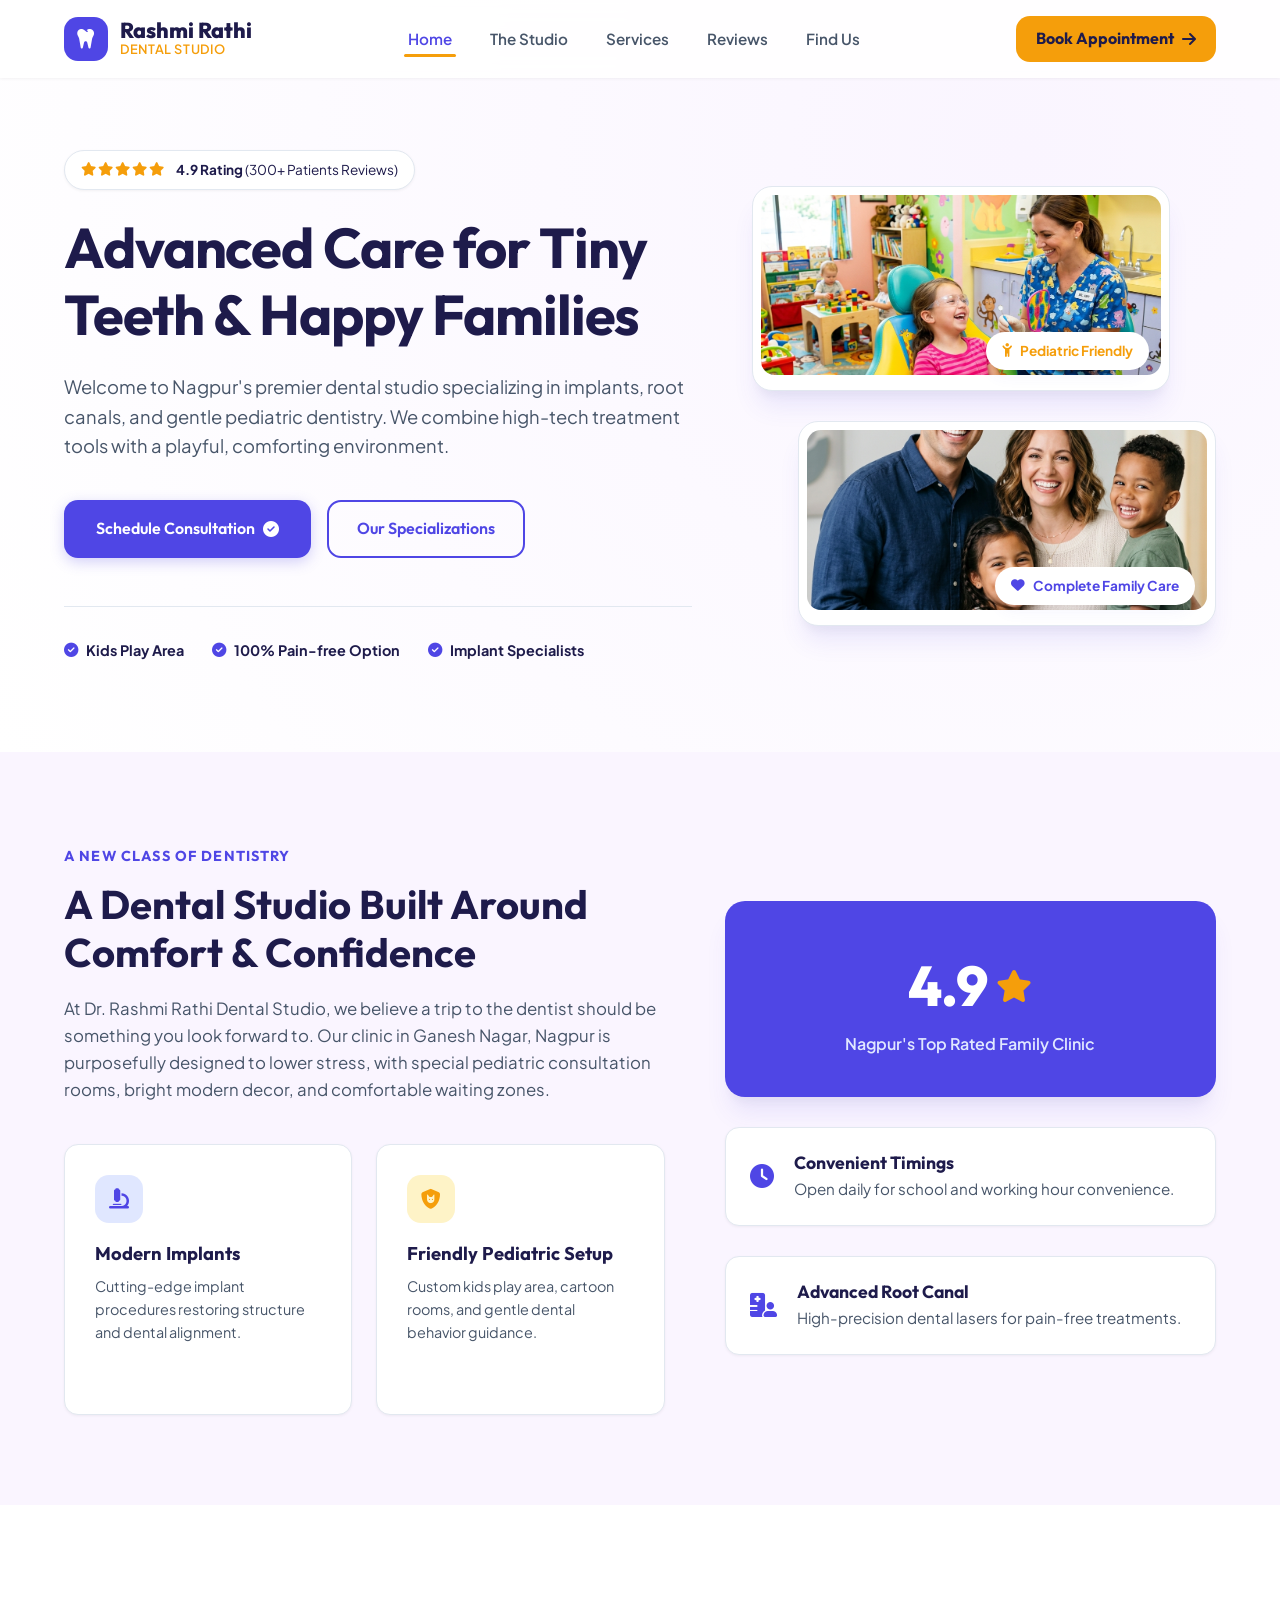
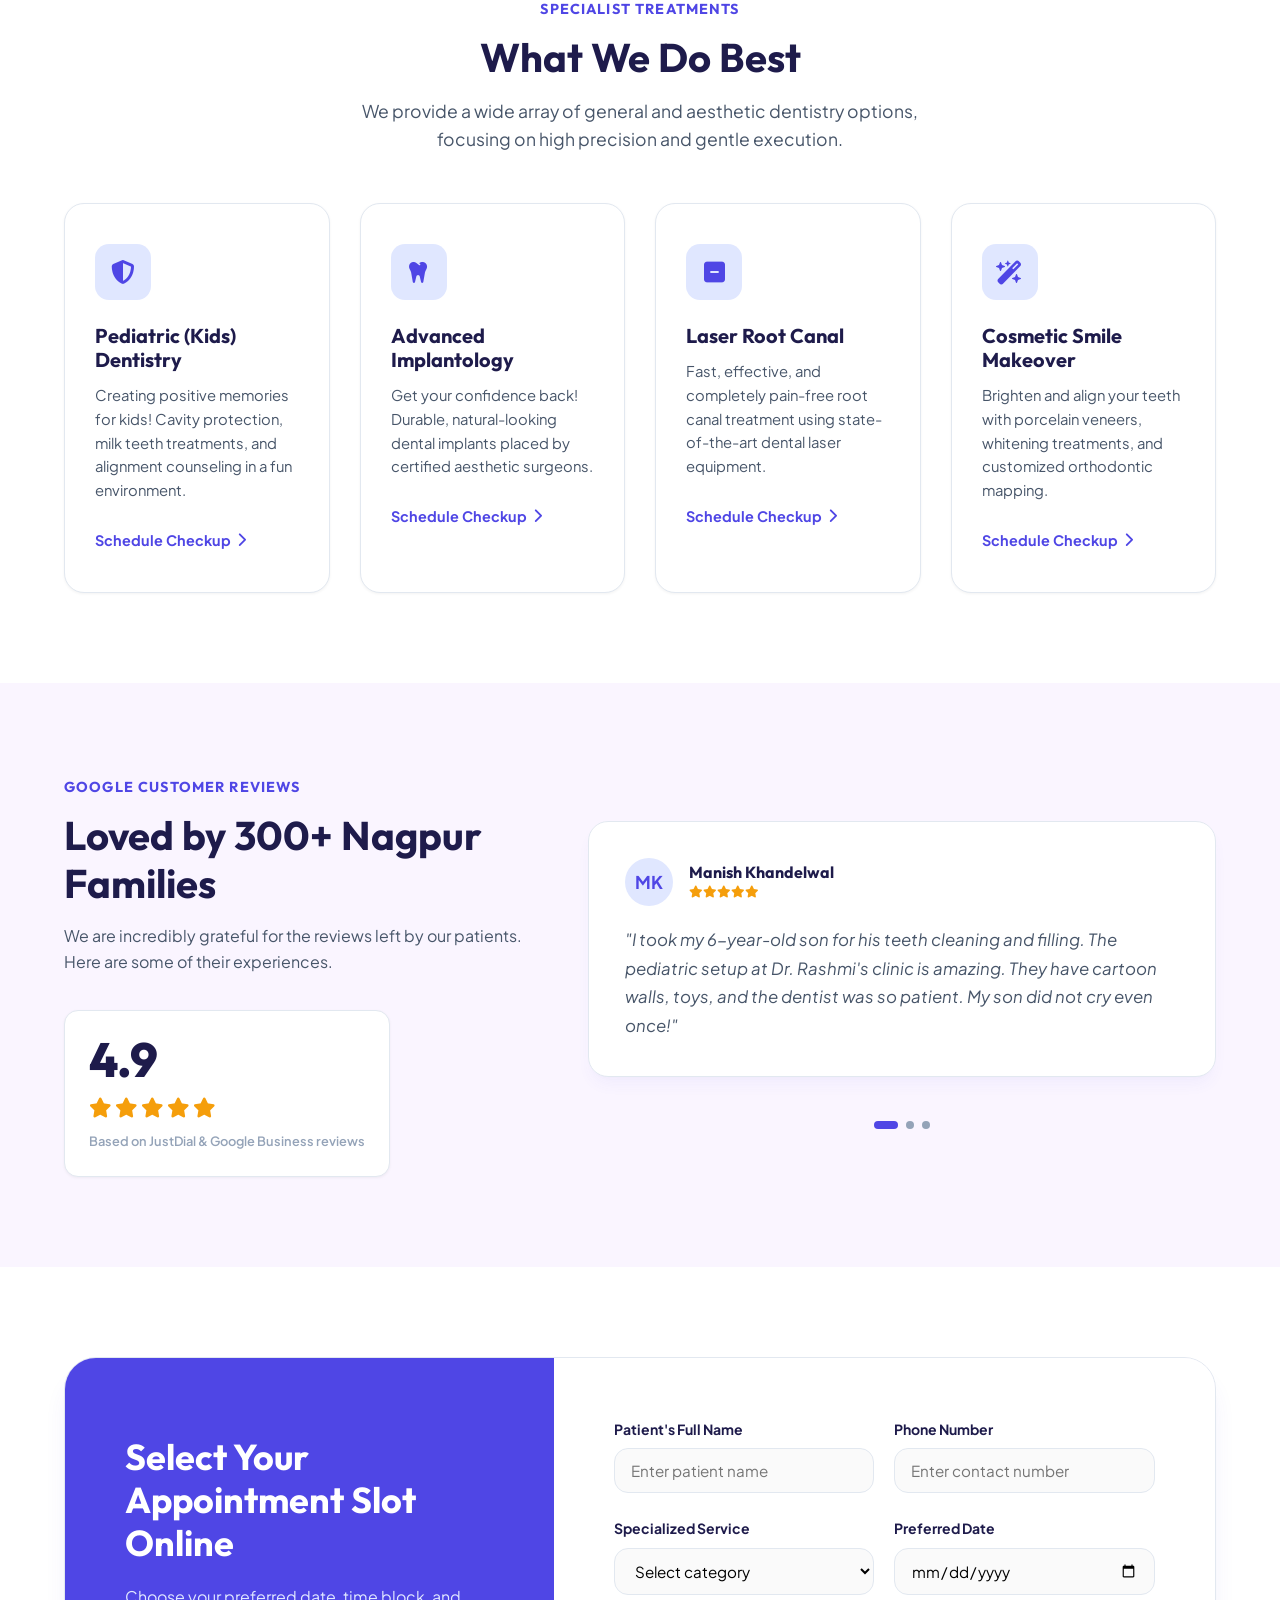
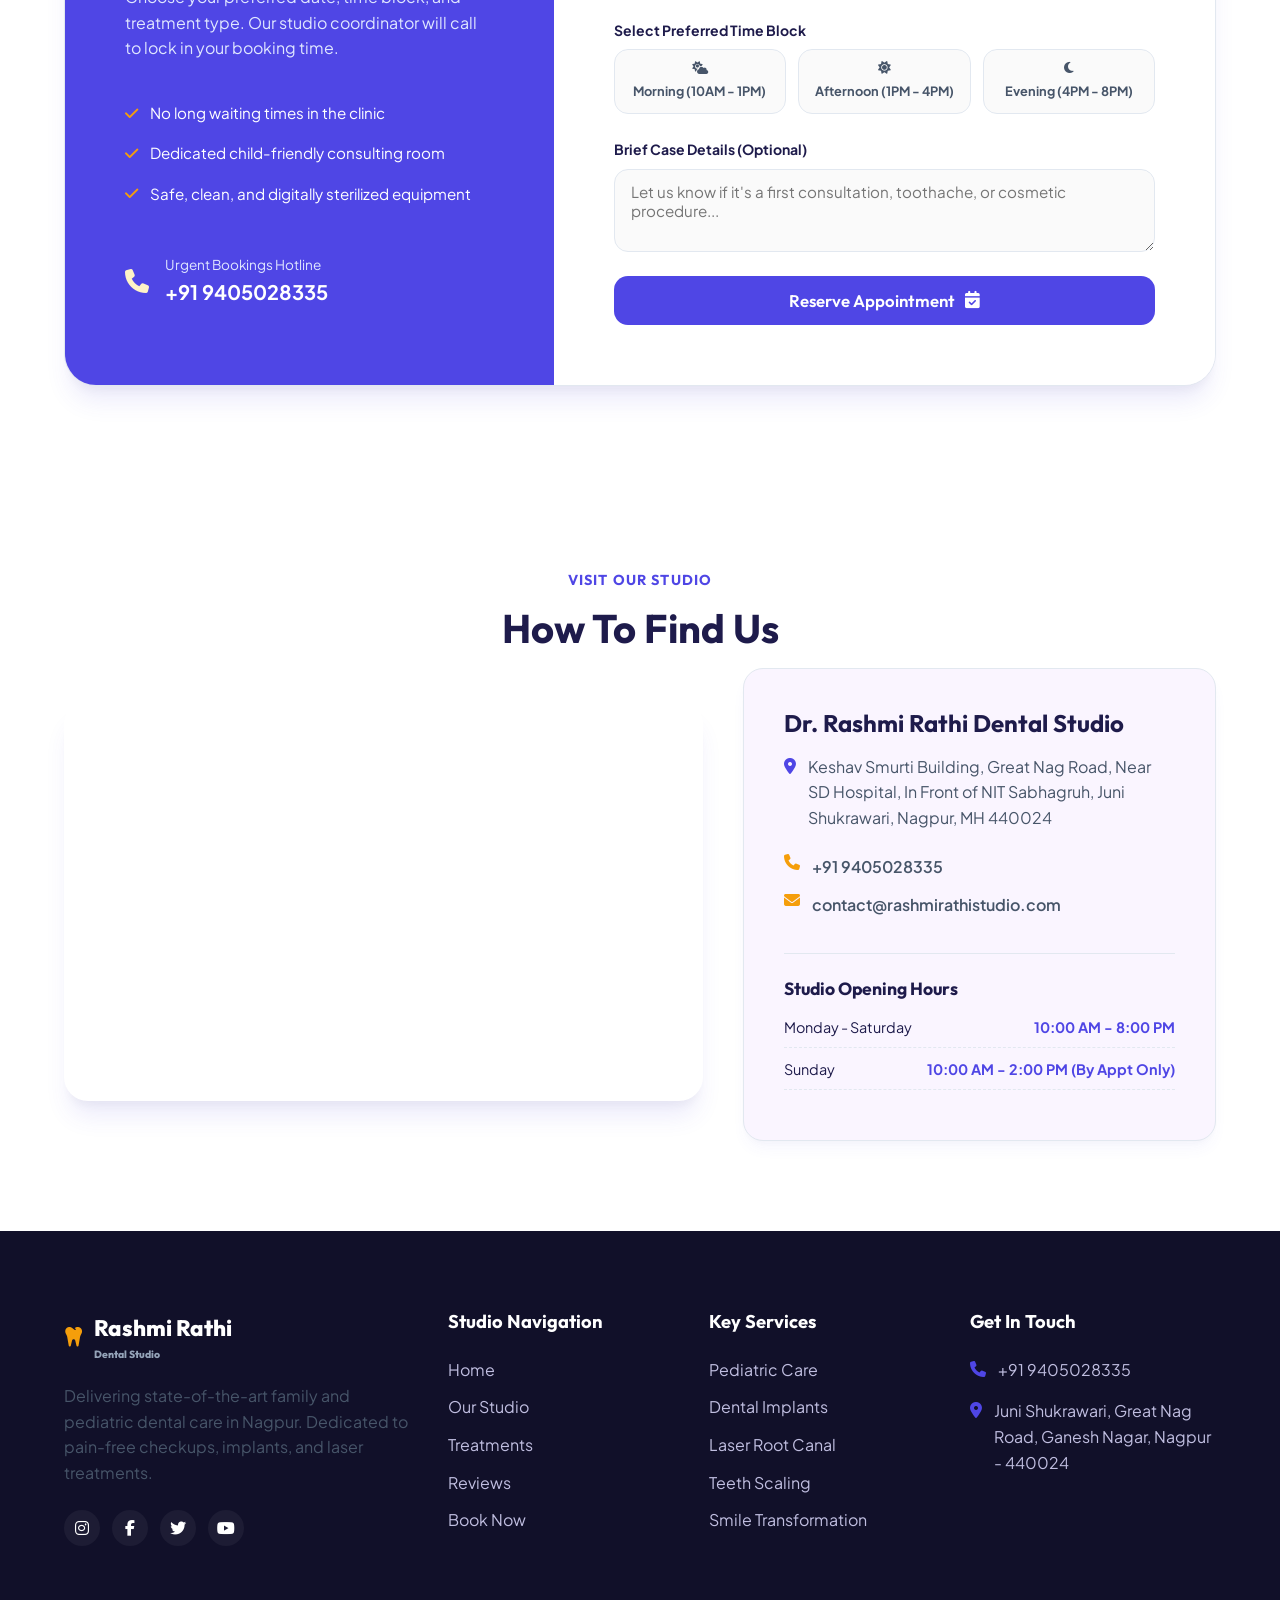
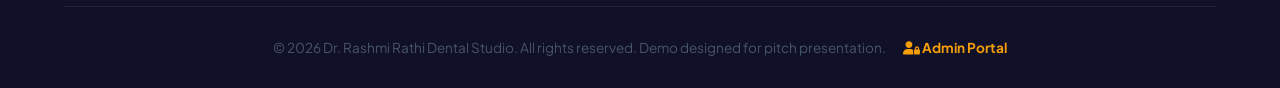
<file: index.html>
<!DOCTYPE html>
<html lang="en">
<head>
  <meta charset="UTF-8">
  <meta name="viewport" content="width=device-width, initial-scale=1.0">
  <title>Dr. Rashmi Rathi Dental Studio | Nagpur's Leading Family & Pediatric Dentist</title>
  <meta name="description" content="Visit Dr. Rashmi Rathi Dental Studio in Juni Shukrawari, Nagpur. Highly-rated (4.9 Stars) pediatric, implant, and family dentistry with advanced dental care.">
  
  <!-- Fonts -->
  <link rel="preconnect" href="https://fonts.googleapis.com">
  <link rel="preconnect" href="https://fonts.gstatic.com" crossorigin>
  <link href="https://fonts.googleapis.com/css2?family=Plus+Jakarta+Sans:wght@300;400;500;600;700;800&family=Outfit:wght@400;500;600;700;800&display=swap" rel="stylesheet">
  
  <!-- FontAwesome Icons -->
  <link rel="stylesheet" href="https://cdnjs.cloudflare.com/ajax/libs/font-awesome/6.4.0/css/all.min.css">
  
  <!-- Stylesheet -->
  <link rel="stylesheet" href="style.css">
</head>
<body>

  <!-- Navigation Header -->
  <header class="header-nav" id="header-nav">
    <div class="nav-container">
      <a href="#" class="studio-logo">
        <div class="logo-box">
          <i class="fa-solid fa-tooth logo-icon"></i>
        </div>
        <div class="logo-text">
          <span class="brand-name">Rashmi Rathi</span>
          <span class="brand-sub">Dental Studio</span>
        </div>
      </a>
      
      <nav class="nav-links-menu" id="nav-links-menu">
        <a href="#home" class="menu-link active">Home</a>
        <a href="#studio" class="menu-link">The Studio</a>
        <a href="#services" class="menu-link">Services</a>
        <a href="#testimonials" class="menu-link">Reviews</a>
        <a href="#contact" class="menu-link">Find Us</a>
      </nav>
      
      <div class="nav-actions">
        <a href="#book-now" class="schedule-cta">Book Appointment <i class="fa-solid fa-arrow-right"></i></a>
        <button class="mobile-menu-toggle" id="menu-toggle" aria-label="Toggle Menu">
          <i class="fa-solid fa-bars"></i>
        </button>
      </div>
    </div>
  </header>

  <!-- Hero Section -->
  <section class="hero-studio" id="home">
    <div class="hero-grid">
      <div class="hero-text-block">
        <div class="rating-badge">
          <div class="rating-stars">
            <i class="fa-solid fa-star"></i>
            <i class="fa-solid fa-star"></i>
            <i class="fa-solid fa-star"></i>
            <i class="fa-solid fa-star"></i>
            <i class="fa-solid fa-star"></i>
          </div>
          <span><strong>4.9 Rating</strong> (300+ Patients Reviews)</span>
        </div>
        
        <h1>Advanced Care for Tiny Teeth & Happy Families</h1>
        <p class="hero-subtext">Welcome to Nagpur's premier dental studio specializing in implants, root canals, and gentle pediatric dentistry. We combine high-tech treatment tools with a playful, comforting environment.</p>
        
        <div class="hero-actions-container">
          <a href="#book-now" class="btn-main">Schedule Consultation <i class="fa-solid fa-circle-check"></i></a>
          <a href="#services" class="btn-outline">Our Specializations</a>
        </div>
        
        <div class="trust-points">
          <div class="trust-point"><i class="fa-solid fa-circle-check"></i> Kids Play Area</div>
          <div class="trust-point"><i class="fa-solid fa-circle-check"></i> 100% Pain-free Option</div>
          <div class="trust-point"><i class="fa-solid fa-circle-check"></i> Implant Specialists</div>
        </div>
      </div>
      
      <div class="hero-showcase">
        <div class="showcase-card first-card">
          <img src="images/pediatric.png" alt="Child-friendly treatment room" class="showcase-img">
          <div class="showcase-badge text-amber">
            <i class="fa-solid fa-child-reaching"></i>
            <span>Pediatric Friendly</span>
          </div>
        </div>
        <div class="showcase-card second-card">
          <img src="images/family.png" alt="Happy family smiling" class="showcase-img">
          <div class="showcase-badge text-indigo">
            <i class="fa-solid fa-heart"></i>
            <span>Complete Family Care</span>
          </div>
        </div>
      </div>
    </div>
  </section>

  <!-- Studio Philosophy Section -->
  <section class="studio-phil" id="studio">
    <div class="container">
      <div class="phil-grid">
        <div class="phil-content">
          <span class="sub-label">A New Class of Dentistry</span>
          <h2>A Dental Studio Built Around Comfort & Confidence</h2>
          <p>At Dr. Rashmi Rathi Dental Studio, we believe a trip to the dentist should be something you look forward to. Our clinic in Ganesh Nagar, Nagpur is purposefully designed to lower stress, with special pediatric consultation rooms, bright modern decor, and comfortable waiting zones.</p>
          
          <div class="phil-cards-grid">
            <div class="phil-mini-card">
              <div class="mini-card-icon bg-indigo-light text-indigo">
                <i class="fa-solid fa-microscope"></i>
              </div>
              <h3>Modern Implants</h3>
              <p>Cutting-edge implant procedures restoring structure and dental alignment.</p>
            </div>
            
            <div class="phil-mini-card">
              <div class="mini-card-icon bg-amber-light text-amber">
                <i class="fa-solid fa-shield-cat"></i>
              </div>
              <h3>Friendly Pediatric Setup</h3>
              <p>Custom kids play area, cartoon rooms, and gentle dental behavior guidance.</p>
            </div>
          </div>
        </div>
        
        <div class="phil-highlights-panel">
          <div class="highlight-stat-box">
            <div class="stat-number">4.9<span class="star-icon"><i class="fa-solid fa-star"></i></span></div>
            <p>Nagpur's Top Rated Family Clinic</p>
          </div>
          
          <div class="highlight-info-strip">
            <div class="strip-icon"><i class="fa-solid fa-clock"></i></div>
            <div class="strip-text">
              <h4>Convenient Timings</h4>
              <p>Open daily for school and working hour convenience.</p>
            </div>
          </div>

          <div class="highlight-info-strip">
            <div class="strip-icon"><i class="fa-solid fa-hospital-user"></i></div>
            <div class="strip-text">
              <h4>Advanced Root Canal</h4>
              <p>High-precision dental lasers for pain-free treatments.</p>
            </div>
          </div>
        </div>
      </div>
    </div>
  </section>

  <!-- Services Grid Section -->
  <section class="studio-services" id="services">
    <div class="container">
      <div class="section-heading text-center">
        <span class="sub-label">Specialist Treatments</span>
        <h2>What We Do Best</h2>
        <p class="section-subtext-para">We provide a wide array of general and aesthetic dentistry options, focusing on high precision and gentle execution.</p>
      </div>
      
      <div class="services-list-grid">
        <div class="service-item-card">
          <div class="card-icon-box"><i class="fa-solid fa-shield-halved"></i></div>
          <h3>Pediatric (Kids) Dentistry</h3>
          <p>Creating positive memories for kids! Cavity protection, milk teeth treatments, and alignment counseling in a fun environment.</p>
          <a href="#book-now" class="card-learn-btn">Schedule Checkup <i class="fa-solid fa-chevron-right"></i></a>
        </div>
        
        <div class="service-item-card">
          <div class="card-icon-box"><i class="fa-solid fa-tooth"></i></div>
          <h3>Advanced Implantology</h3>
          <p>Get your confidence back! Durable, natural-looking dental implants placed by certified aesthetic surgeons.</p>
          <a href="#book-now" class="card-learn-btn">Schedule Checkup <i class="fa-solid fa-chevron-right"></i></a>
        </div>
        
        <div class="service-item-card">
          <div class="card-icon-box"><i class="fa-solid fa-square-minus"></i></div>
          <h3>Laser Root Canal</h3>
          <p>Fast, effective, and completely pain-free root canal treatment using state-of-the-art dental laser equipment.</p>
          <a href="#book-now" class="card-learn-btn">Schedule Checkup <i class="fa-solid fa-chevron-right"></i></a>
        </div>
        
        <div class="service-item-card">
          <div class="card-icon-box"><i class="fa-solid fa-wand-magic-sparkles"></i></div>
          <h3>Cosmetic Smile Makeover</h3>
          <p>Brighten and align your teeth with porcelain veneers, whitening treatments, and customized orthodontic mapping.</p>
          <a href="#book-now" class="card-learn-btn">Schedule Checkup <i class="fa-solid fa-chevron-right"></i></a>
        </div>
      </div>
    </div>
  </section>

  <!-- Interactive Testimonials Section -->
  <section class="studio-testimonials" id="testimonials">
    <div class="container">
      <div class="testimonials-container-box">
        <div class="testimonial-header">
          <span class="sub-label text-amber">Google Customer Reviews</span>
          <h2>Loved by 300+ Nagpur Families</h2>
          <p>We are incredibly grateful for the reviews left by our patients. Here are some of their experiences.</p>
          <div class="rating-average-card">
            <span class="avg-number">4.9</span>
            <div class="avg-stars">
              <i class="fa-solid fa-star"></i>
              <i class="fa-solid fa-star"></i>
              <i class="fa-solid fa-star"></i>
              <i class="fa-solid fa-star"></i>
              <i class="fa-solid fa-star"></i>
            </div>
            <span class="total-reviews">Based on JustDial & Google Business reviews</span>
          </div>
        </div>
        
        <div class="testimonial-card-showcase" id="reviews-carousel">
          <div class="review-quote-card active">
            <div class="review-header">
              <div class="reviewer-avatar text-indigo bg-indigo-light">MK</div>
              <div class="reviewer-meta">
                <h4>Manish Khandelwal</h4>
                <div class="rating-stars-small">
                  <i class="fa-solid fa-star"></i><i class="fa-solid fa-star"></i><i class="fa-solid fa-star"></i><i class="fa-solid fa-star"></i><i class="fa-solid fa-star"></i>
                </div>
              </div>
            </div>
            <p class="review-body">"I took my 6-year-old son for his teeth cleaning and filling. The pediatric setup at Dr. Rashmi's clinic is amazing. They have cartoon walls, toys, and the dentist was so patient. My son did not cry even once!"</p>
          </div>
          
          <div class="review-quote-card">
            <div class="review-header">
              <div class="reviewer-avatar text-amber bg-amber-light">SN</div>
              <div class="reviewer-meta">
                <h4>Sunita Nair</h4>
                <div class="rating-stars-small">
                  <i class="fa-solid fa-star"></i><i class="fa-solid fa-star"></i><i class="fa-solid fa-star"></i><i class="fa-solid fa-star"></i><i class="fa-solid fa-star"></i>
                </div>
              </div>
            </div>
            <p class="review-body">"Excellent clinic for root canal treatment. They use high-end lasers which made the entire procedure painless. The environment is extremely clean and professional."</p>
          </div>

          <div class="review-quote-card">
            <div class="review-header">
              <div class="reviewer-avatar text-indigo bg-indigo-light">RP</div>
              <div class="reviewer-meta">
                <h4>Rohan Patwardhan</h4>
                <div class="rating-stars-small">
                  <i class="fa-solid fa-star"></i><i class="fa-solid fa-star"></i><i class="fa-solid fa-star"></i><i class="fa-solid fa-star"></i><i class="fa-solid fa-star"></i>
                </div>
              </div>
            </div>
            <p class="review-body">"Got my dental implants done here. Highly advanced treatment, very structured planning and excellent post-operative follow up. Dr. Rashmi Rathi is highly skilled!"</p>
          </div>
          
          <div class="carousel-dots-indicator" id="carousel-dots">
            <span class="carousel-dot active"></span>
            <span class="carousel-dot"></span>
            <span class="carousel-dot"></span>
          </div>
        </div>
      </div>
    </div>
  </section>

  <!-- Interactive Appointment Scheduler -->
  <section class="scheduler-section" id="book-now">
    <div class="container">
      <div class="scheduler-layout-box">
        <div class="scheduler-info">
          <h2>Select Your Appointment Slot Online</h2>
          <p>Choose your preferred date, time block, and treatment type. Our studio coordinator will call to lock in your booking time.</p>
          
          <div class="studio-perks">
            <div class="perk-item">
              <i class="fa-solid fa-check"></i>
              <span>No long waiting times in the clinic</span>
            </div>
            <div class="perk-item">
              <i class="fa-solid fa-check"></i>
              <span>Dedicated child-friendly consulting room</span>
            </div>
            <div class="perk-item">
              <i class="fa-solid fa-check"></i>
              <span>Safe, clean, and digitally sterilized equipment</span>
            </div>
          </div>
          
          <div class="hotline-badge">
            <i class="fa-solid fa-phone"></i>
            <div>
              <span>Urgent Bookings Hotline</span>
              <strong id="studio-phone">+91 9405028335</strong>
            </div>
          </div>
        </div>
        
        <div class="scheduler-widget">
          <form id="schedulerForm" class="scheduler-form">
            <div class="form-grid-2">
              <div class="form-field">
                <label for="sched-name">Patient's Full Name</label>
                <input type="text" id="sched-name" placeholder="Enter patient name" required>
              </div>
              <div class="form-field">
                <label for="sched-phone">Phone Number</label>
                <input type="tel" id="sched-phone" placeholder="Enter contact number" required>
              </div>
            </div>
            
            <div class="form-grid-2">
              <div class="form-field">
                <label for="sched-treatment">Specialized Service</label>
                <select id="sched-treatment" required>
                  <option value="" disabled selected>Select category</option>
                  <option value="Pediatric">Pediatric Dental Checkup</option>
                  <option value="Implant">Dental Implant Surgery</option>
                  <option value="LaserRCT">Laser Root Canal (RCT)</option>
                  <option value="Cleaning">Scaling & Stain Removal</option>
                  <option value="Makeover">Cosmetic Smile Makeover</option>
                </select>
              </div>
              <div class="form-field">
                <label for="sched-date">Preferred Date</label>
                <input type="date" id="sched-date" required>
              </div>
            </div>

            <div class="form-field">
              <label>Select Preferred Time Block</label>
              <div class="time-block-selector">
                <label class="time-slot-btn">
                  <input type="radio" name="timeslot" value="Morning Slot (10 AM - 1 PM)" required>
                  <span class="slot-design"><i class="fa-solid fa-cloud-sun"></i> Morning (10AM - 1PM)</span>
                </label>
                <label class="time-slot-btn">
                  <input type="radio" name="timeslot" value="Afternoon Slot (1 PM - 4 PM)">
                  <span class="slot-design"><i class="fa-solid fa-sun"></i> Afternoon (1PM - 4PM)</span>
                </label>
                <label class="time-slot-btn">
                  <input type="radio" name="timeslot" value="Evening Slot (4 PM - 8 PM)">
                  <span class="slot-design"><i class="fa-solid fa-moon"></i> Evening (4PM - 8PM)</span>
                </label>
              </div>
            </div>

            <div class="form-field">
              <label for="sched-desc">Brief Case Details (Optional)</label>
              <textarea id="sched-desc" rows="3" placeholder="Let us know if it's a first consultation, toothache, or cosmetic procedure..."></textarea>
            </div>
            
            <button type="submit" class="sched-submit-btn">Reserve Appointment <i class="fa-solid fa-calendar-check"></i></button>
            <div id="scheduler-message" class="scheduler-message"></div>
          </form>
        </div>
      </div>
    </div>
  </section>

  <!-- Location Map Section -->
  <section class="location-map" id="contact">
    <div class="container">
      <div class="section-heading text-center">
        <span class="sub-label">Visit Our Studio</span>
        <h2>How To Find Us</h2>
      </div>
      
      <div class="location-box-layout">
        <div class="studio-map">
          <!-- Embedding Google Map with location placeholder for Juni Shukrawari, Great Nag Rd, Nagpur -->
          <iframe 
            src="https://www.google.com/maps/embed?pb=!1m18!1m12!1m3!1d3721.282835263156!2d79.0945934!3d21.1411516!2m3!1f0!2f0!3f0!3m2!1i1024!2i768!4f13.1!3m3!1m2!1s0x0%3A0x0!2zMjHCsDA4JzI4LjIiTiA3OcKwMDUnNDAuNSJF!5e0!3m2!1sen!2sin!4v1716986548232!5m2!1sen!2sin" 
            width="100%" 
            height="400" 
            style="border:0; border-radius: 1.5rem; box-shadow: var(--shadow-lg);" 
            allowfullscreen="" 
            loading="lazy" 
            referrerpolicy="no-referrer-when-downgrade">
          </iframe>
        </div>
        
        <div class="studio-address-card">
          <h3>Dr. Rashmi Rathi Dental Studio</h3>
          <p class="address-text"><i class="fa-solid fa-location-dot"></i> <span id="studio-address">Keshav Smurti Building, Great Nag Road, Near SD Hospital, In Front of NIT Sabhagruh, Juni Shukrawari, Nagpur, MH 440024</span></p>
          
          <div class="address-contact-details">
            <p><i class="fa-solid fa-phone"></i> <span id="studio-phone-footer-1">+91 9405028335</span></p>
            <p><i class="fa-solid fa-envelope"></i> contact@rashmirathistudio.com</p>
          </div>
          
          <div class="operating-hours">
            <h4>Studio Opening Hours</h4>
            <div class="hours-row"><span>Monday - Saturday</span><strong id="studio-hours-week">10:00 AM - 8:00 PM</strong></div>
            <div class="hours-row"><span>Sunday</span><strong id="studio-hours-sun">10:00 AM - 2:00 PM (By Appt Only)</strong></div>
          </div>
        </div>
      </div>
    </div>
  </section>

  <!-- Footer Section -->
  <footer class="studio-footer">
    <div class="container">
      <div class="footer-grid">
        <div class="footer-brand-info">
          <a href="#" class="footer-logo-link">
            <i class="fa-solid fa-tooth"></i>
            <span>Rashmi Rathi <small>Dental Studio</small></span>
          </a>
          <p>Delivering state-of-the-art family and pediatric dental care in Nagpur. Dedicated to pain-free checkups, implants, and laser treatments.</p>
          <div class="footer-social-links">
            <a href="#" aria-label="Instagram"><i class="fa-brands fa-instagram"></i></a>
            <a href="#" aria-label="Facebook"><i class="fa-brands fa-facebook-f"></i></a>
            <a href="#" aria-label="Twitter"><i class="fa-brands fa-twitter"></i></a>
            <a href="#" aria-label="Youtube"><i class="fa-brands fa-youtube"></i></a>
          </div>
        </div>
        
        <div class="footer-navigation">
          <h4>Studio Navigation</h4>
          <ul>
            <li><a href="#home">Home</a></li>
            <li><a href="#studio">Our Studio</a></li>
            <li><a href="#services">Treatments</a></li>
            <li><a href="#testimonials">Reviews</a></li>
            <li><a href="#book-now">Book Now</a></li>
          </ul>
        </div>
        
        <div class="footer-treatments">
          <h4>Key Services</h4>
          <ul>
            <li><a href="#services">Pediatric Care</a></li>
            <li><a href="#services">Dental Implants</a></li>
            <li><a href="#services">Laser Root Canal</a></li>
            <li><a href="#services">Teeth Scaling</a></li>
            <li><a href="#services">Smile Transformation</a></li>
          </ul>
        </div>
        
        <div class="footer-address">
          <h4>Get In Touch</h4>
          <p><i class="fa-solid fa-phone"></i> <span id="studio-phone-footer-2">+91 9405028335</span></p>
          <p><i class="fa-solid fa-location-dot"></i> <span id="studio-address-footer">Juni Shukrawari, Great Nag Road, Ganesh Nagar, Nagpur - 440024</span></p>
        </div>
      </div>
      
      <div class="footer-bottom-bar">
        <p>&copy; 2026 Dr. Rashmi Rathi Dental Studio. All rights reserved. Demo designed for pitch presentation. <a href="admin.html" target="_blank" style="margin-left: 15px; color: var(--accent-amber); font-weight: 700; text-decoration: none;"><i class="fa-solid fa-user-lock"></i> Admin Portal</a></p>
      </div>
    </div>
  </footer>

  <script src="script.js"></script>
</body>
</html>
</file>
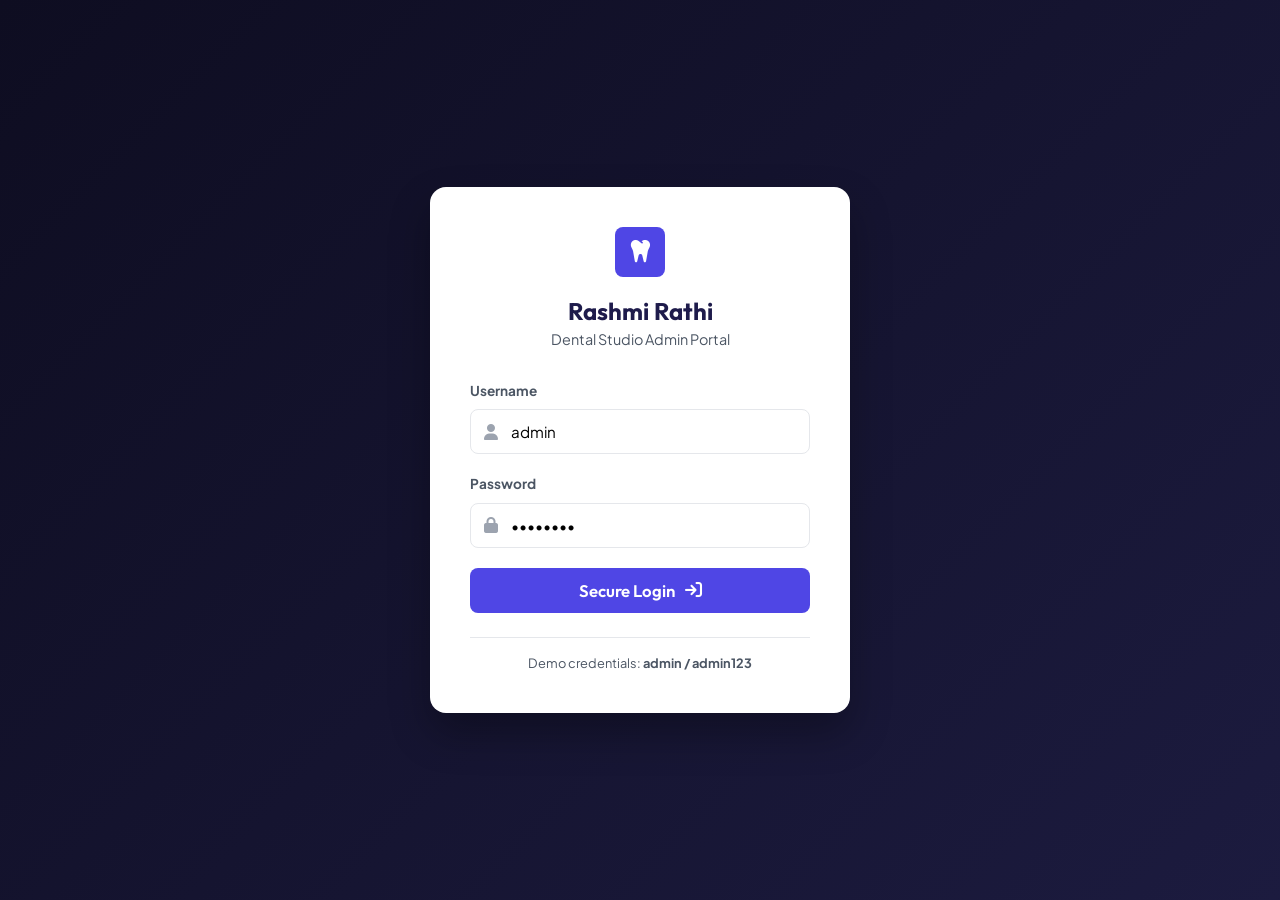
<file: admin.html>
<!DOCTYPE html>
<html lang="en">
<head>
  <meta charset="UTF-8">
  <meta name="viewport" content="width=device-width, initial-scale=1.0">
  <title>Dr. Rashmi Rathi Studio | Admin Portal</title>
  
  <!-- Fonts -->
  <link rel="preconnect" href="https://fonts.googleapis.com">
  <link rel="preconnect" href="https://fonts.gstatic.com" crossorigin>
  <link href="https://fonts.googleapis.com/css2?family=Plus+Jakarta+Sans:wght@300;400;500;600;700;800&family=Outfit:wght@400;500;600;700;800&display=swap" rel="stylesheet">
  
  <!-- FontAwesome Icons -->
  <link rel="stylesheet" href="https://cdnjs.cloudflare.com/ajax/libs/font-awesome/6.4.0/css/all.min.css">
  
  <!-- Stylesheet -->
  <link rel="stylesheet" href="admin-style.css">
</head>
<body>

  <!-- Login Section -->
  <div class="login-wrapper" id="login-section">
    <div class="login-card">
      <div class="login-header">
        <div class="logo-box">
          <i class="fa-solid fa-tooth logo-icon"></i>
        </div>
        <h2>Rashmi Rathi</h2>
        <p>Dental Studio Admin Portal</p>
      </div>
      
      <form id="loginForm" class="login-form">
        <div class="form-group">
          <label for="username">Username</label>
          <div class="input-wrapper">
            <i class="fa-solid fa-user"></i>
            <input type="text" id="username" placeholder="Enter username" required value="admin">
          </div>
        </div>
        <div class="form-group">
          <label for="password">Password</label>
          <div class="input-wrapper">
            <i class="fa-solid fa-lock"></i>
            <input type="password" id="password" placeholder="Enter password" required value="admin123">
          </div>
        </div>
        
        <button type="submit" class="login-btn">Secure Login <i class="fa-solid fa-arrow-right-to-bracket"></i></button>
        <div id="login-error" class="login-error">Invalid credentials! Please try again.</div>
      </form>
      <div class="login-footer">
        <p>Demo credentials: <strong>admin / admin123</strong></p>
      </div>
    </div>
  </div>

  <!-- Dashboard Section -->
  <div class="dashboard-wrapper hidden" id="dashboard-section">
    <!-- Sidebar -->
    <aside class="sidebar">
      <div class="sidebar-brand">
        <div class="brand-logo-icon"><i class="fa-solid fa-tooth"></i></div>
        <span>Rashmi Admin</span>
      </div>
      
      <nav class="sidebar-nav">
        <button class="nav-btn active" data-tab="overview"><i class="fa-solid fa-chart-pie"></i> Overview</button>
        <button class="nav-btn" data-tab="appointments"><i class="fa-solid fa-calendar-check"></i> Bookings <span class="badge-count" id="nav-booking-badge">0</span></button>
        <button class="nav-btn" data-tab="settings"><i class="fa-solid fa-gears"></i> Studio Settings</button>
        <button class="nav-btn" data-tab="reviews"><i class="fa-solid fa-star-half-stroke"></i> Reviews Control</button>
      </nav>
      
      <div class="sidebar-footer">
        <div class="user-profile">
          <div class="user-avatar">A</div>
          <div>
            <h4>Administrator</h4>
            <span>Studio Manager</span>
          </div>
        </div>
        <button id="logoutBtn" class="logout-btn"><i class="fa-solid fa-right-from-bracket"></i> Logout</button>
      </div>
    </aside>

    <!-- Main Content Area -->
    <main class="main-content">
      <!-- Header -->
      <header class="content-header">
        <h1 id="tab-title">Dashboard Overview</h1>
        <div class="header-actions">
          <a href="index.html" target="_blank" class="view-site-btn"><i class="fa-solid fa-arrow-up-right-from-square"></i> Live Site</a>
        </div>
      </header>

      <!-- Content Panels -->
      <div class="content-panels">
        
        <!-- Overview Panel -->
        <div class="tab-panel active" id="overview-panel">
          <div class="stats-grid">
            <div class="stat-card">
              <div class="stat-icon bg-indigo-light text-indigo"><i class="fa-solid fa-book-medical"></i></div>
              <div class="stat-details">
                <span class="stat-label">Total Reservations</span>
                <h3 class="stat-val" id="stat-total-bookings">0</h3>
              </div>
            </div>
            <div class="stat-card">
              <div class="stat-icon bg-amber-light text-amber"><i class="fa-solid fa-hourglass-half"></i></div>
              <div class="stat-details">
                <span class="stat-label">Pending Reviews</span>
                <h3 class="stat-val" id="stat-pending-bookings">0</h3>
              </div>
            </div>
            <div class="stat-card">
              <div class="stat-icon bg-purple-light text-purple"><i class="fa-solid fa-circle-check"></i></div>
              <div class="stat-details">
                <span class="stat-label">Confirmed Slots</span>
                <h3 class="stat-val" id="stat-confirmed-bookings">0</h3>
              </div>
            </div>
          </div>

          <div class="dashboard-grid">
            <div class="dashboard-card main-table-card">
              <div class="card-header">
                <h3>Latest Scheduler Submissions</h3>
                <button class="card-action-link" id="view-all-bookings-shortcut">View All Bookings</button>
              </div>
              <div class="table-responsive">
                <table class="bookings-table">
                  <thead>
                    <tr>
                      <th>Patient Name</th>
                      <th>Phone</th>
                      <th>Service Name</th>
                      <th>Date / Time Block</th>
                      <th>Status</th>
                      <th>Actions</th>
                    </tr>
                  </thead>
                  <tbody id="recent-bookings-list">
                    <!-- Dynamic rows go here -->
                  </tbody>
                </table>
              </div>
            </div>
          </div>
        </div>

        <!-- Appointments Panel -->
        <div class="tab-panel" id="appointments-panel">
          <div class="dashboard-card">
            <div class="card-header">
              <h3>All Appointment Bookings</h3>
              <div class="card-filters">
                <select id="booking-filter-status">
                  <option value="all">All Bookings</option>
                  <option value="Pending">Pending Only</option>
                  <option value="Confirmed">Confirmed Only</option>
                </select>
              </div>
            </div>
            
            <div class="table-responsive">
              <table class="bookings-table">
                <thead>
                  <tr>
                    <th>Patient Name</th>
                    <th>Phone</th>
                    <th>Treatment Option</th>
                    <th>Requested Date</th>
                    <th>Preferred Block</th>
                    <th>Status</th>
                    <th>Actions</th>
                  </tr>
                </thead>
                <tbody id="all-bookings-list">
                  <!-- Bookings list -->
                </tbody>
              </table>
            </div>
          </div>
        </div>

        <!-- Studio Settings Panel -->
        <div class="tab-panel" id="settings-panel">
          <div class="dashboard-card small-width-card">
            <div class="card-header">
              <h3>Edit Studio Contact Details</h3>
            </div>
            <form id="settingsForm" class="settings-form">
              <div class="form-group">
                <label for="set-phone">Hotline & Studio Phone</label>
                <input type="text" id="set-phone" required>
              </div>
              <div class="form-group">
                <label for="set-address">Studio Address (Main)</label>
                <textarea id="set-address" rows="2" required></textarea>
              </div>
              <div class="form-group">
                <label for="set-address-footer">Studio Address (Footer Mini)</label>
                <input type="text" id="set-address-footer" required>
              </div>
              <div class="form-group">
                <label for="set-hours-week">Clinic Hours (Mon - Sat)</label>
                <input type="text" id="set-hours-week" required>
              </div>
              <div class="form-group">
                <label for="set-hours-sun">Clinic Hours (Sunday)</label>
                <input type="text" id="set-hours-sun" required>
              </div>
              
              <button type="submit" class="save-settings-btn"><i class="fa-solid fa-floppy-disk"></i> Save Studio Details</button>
              <div id="settings-save-success" class="save-success-msg">Studio settings saved and live updated successfully!</div>
            </form>
          </div>

          <div class="dashboard-card small-width-card" style="margin-top: 30px;">
            <div class="card-header">
              <h3>Change Admin Password</h3>
            </div>
            <form id="changePasswordForm" class="settings-form">
              <div class="form-group">
                <label for="set-old-pass">Current Password</label>
                <input type="password" id="set-old-pass" required placeholder="Enter current password">
              </div>
              <div class="form-group">
                <label for="set-new-pass">New Password</label>
                <input type="password" id="set-new-pass" required placeholder="Enter new password">
              </div>
              <div class="form-group">
                <label for="set-confirm-pass">Confirm New Password</label>
                <input type="password" id="set-confirm-pass" required placeholder="Confirm new password">
              </div>
              
              <button type="submit" class="save-settings-btn"><i class="fa-solid fa-key"></i> Update Password</button>
              <div id="password-save-success" class="save-success-msg">Password updated successfully!</div>
              <div id="password-save-error" class="login-error" style="display: none; margin-top: 10px;">Passwords do not match!</div>
            </form>
          </div>
        </div>

        <!-- Reviews Panel -->
        <div class="tab-panel" id="reviews-panel">
          <div class="reviews-split-grid">
            <div class="dashboard-card">
              <div class="card-header">
                <h3>Add Studio Testimonial</h3>
              </div>
              <form id="addReviewForm" class="review-form">
                <div class="form-group">
                  <label for="rev-name">Patient Name</label>
                  <input type="text" id="rev-name" placeholder="e.g. Manish Khandelwal" required>
                </div>
                <div class="form-group">
                  <label for="rev-meta">Patient Info (Meta Tag)</label>
                  <input type="text" id="rev-meta" placeholder="e.g. Father of 6-year old" required>
                </div>
                <div class="form-group">
                  <label for="rev-rating">Star Rating (1 - 5)</label>
                  <select id="rev-rating" required>
                    <option value="5" selected>5 Stars</option>
                    <option value="4">4 Stars</option>
                    <option value="3">3 Stars</option>
                  </select>
                </div>
                <div class="form-group">
                  <label for="rev-quote">Patient Quote</label>
                  <textarea id="rev-quote" rows="4" placeholder="Type testimonial content..." required></textarea>
                </div>
                
                <button type="submit" class="add-review-btn"><i class="fa-solid fa-plus"></i> Add Testimonial</button>
              </form>
            </div>
            
            <div class="dashboard-card">
              <div class="card-header">
                <h3>Current Live Testimonials</h3>
              </div>
              <div class="reviews-list-container" id="admin-reviews-list">
                <!-- Reviews list goes here -->
              </div>
            </div>
          </div>
        </div>

      </div>
    </main>
  </div>

  <script src="admin-script.js"></script>
</body>
</html>
</file>
<file: style.css>
/* Design Foundations & Color Tokens */
:root {
  /* Color Scheme */
  --primary-indigo: #4f46e5;
  --primary-hover: #3730a3;
  --primary-light: #e0e7ff;
  --accent-amber: #f59e0b;
  --accent-hover: #d97706;
  --accent-light: #fef3c7;
  --text-dark: #1e1b4b;
  --text-slate: #475569;
  --text-light: #94a3b8;
  --bg-white: #ffffff;
  --bg-lavender: #faf5ff;
  --bg-dark: #111029;
  --border-color: #e2e8f0;
  --border-hover: #c7d2fe;
  
  /* Fonts */
  --font-heading: 'Outfit', sans-serif;
  --font-body: 'Plus Jakarta Sans', sans-serif;

  /* Shapes & Layouts */
  --radius-sm: 0.5rem;
  --radius-md: 0.875rem;
  --radius-lg: 1.25rem;
  --radius-xl: 2rem;
  --radius-full: 9999px;
  --shadow-sm: 0 1px 3px rgba(0,0,0,0.05);
  --shadow-md: 0 10px 15px -3px rgba(79, 70, 229, 0.05), 0 4px 6px -2px rgba(0, 0, 0, 0.02);
  --shadow-lg: 0 20px 25px -5px rgba(79, 70, 229, 0.1), 0 10px 10px -5px rgba(0, 0, 0, 0.04);
  --transition: all 0.25s cubic-bezier(0.4, 0, 0.2, 1);
}

/* Reset */
*, *::before, *::after {
  box-sizing: border-box;
  margin: 0;
  padding: 0;
}

html {
  scroll-behavior: smooth;
  scroll-padding-top: 90px;
}

body {
  font-family: var(--font-body);
  color: var(--text-dark);
  background-color: var(--bg-white);
  line-height: 1.6;
  overflow-x: hidden;
}

/* Layout Utilities */
.container {
  width: 100%;
  max-width: 1200px;
  margin: 0 auto;
  padding: 0 24px;
}

.text-center { text-align: center; }
.text-amber { color: var(--accent-amber); }
.text-indigo { color: var(--primary-indigo); }
.bg-indigo-light { background-color: var(--primary-light); }
.bg-amber-light { background-color: var(--accent-light); }

section {
  padding: 90px 0;
}

/* Headings & Text */
h1, h2, h3, h4 {
  font-family: var(--font-heading);
  font-weight: 700;
  line-height: 1.2;
  color: var(--text-dark);
}

p {
  color: var(--text-slate);
}

.sub-label {
  display: inline-block;
  font-family: var(--font-heading);
  font-size: 0.9rem;
  font-weight: 700;
  text-transform: uppercase;
  letter-spacing: 0.08em;
  color: var(--primary-indigo);
  margin-bottom: 12px;
}

.section-heading h2 {
  font-size: 2.5rem;
  margin-bottom: 16px;
}

.section-subtext-para {
  max-width: 600px;
  margin: 0 auto 50px;
  font-size: 1.1rem;
}

/* Buttons */
.btn-main {
  display: inline-flex;
  align-items: center;
  gap: 8px;
  font-family: var(--font-heading);
  font-weight: 600;
  font-size: 1rem;
  background-color: var(--primary-indigo);
  color: var(--bg-white);
  padding: 14px 30px;
  border-radius: var(--radius-md);
  text-decoration: none;
  transition: var(--transition);
  box-shadow: 0 4px 14px rgba(79, 70, 229, 0.25);
  border: 2px solid transparent;
}

.btn-main:hover {
  background-color: var(--primary-hover);
  transform: translateY(-2px);
  box-shadow: 0 8px 20px rgba(79, 70, 229, 0.35);
}

.btn-outline {
  display: inline-flex;
  align-items: center;
  gap: 8px;
  font-family: var(--font-heading);
  font-weight: 600;
  font-size: 1rem;
  background-color: transparent;
  color: var(--primary-indigo);
  border: 2px solid var(--primary-indigo);
  padding: 12px 28px;
  border-radius: var(--radius-md);
  text-decoration: none;
  transition: var(--transition);
}

.btn-outline:hover {
  background-color: var(--primary-light);
  transform: translateY(-2px);
}

/* Header Navigation */
.header-nav {
  position: fixed;
  top: 0;
  left: 0;
  width: 100%;
  background-color: rgba(255, 255, 255, 0.85);
  backdrop-filter: blur(16px);
  box-shadow: var(--shadow-sm);
  z-index: 1000;
  transition: var(--transition);
}

.header-nav.scrolled {
  padding: 5px 0;
  background-color: var(--bg-white);
  box-shadow: var(--shadow-md);
}

.nav-container {
  display: flex;
  justify-content: space-between;
  align-items: center;
  max-width: 1200px;
  margin: 0 auto;
  padding: 16px 24px;
}

.studio-logo {
  display: flex;
  align-items: center;
  gap: 12px;
  text-decoration: none;
}

.logo-box {
  display: flex;
  align-items: center;
  justify-content: center;
  width: 44px;
  height: 44px;
  background-color: var(--primary-indigo);
  border-radius: var(--radius-md);
  color: var(--bg-white);
}

.logo-icon {
  font-size: 1.4rem;
  animation: logo-wiggle 4s ease-in-out infinite;
}

.logo-text {
  display: flex;
  flex-direction: column;
}

.brand-name {
  font-family: var(--font-heading);
  font-size: 1.35rem;
  font-weight: 800;
  color: var(--text-dark);
  line-height: 1;
}

.brand-sub {
  font-size: 0.8rem;
  font-weight: 600;
  color: var(--accent-amber);
  text-transform: uppercase;
  letter-spacing: 0.05em;
  line-height: 1.2;
}

.nav-links-menu {
  display: flex;
  gap: 30px;
}

.menu-link {
  text-decoration: none;
  font-weight: 600;
  font-size: 0.95rem;
  color: var(--text-slate);
  transition: var(--transition);
  padding: 6px 4px;
  position: relative;
}

.menu-link:hover, .menu-link.active {
  color: var(--primary-indigo);
}

.menu-link::after {
  content: '';
  position: absolute;
  bottom: 0;
  left: 50%;
  width: 0;
  height: 3px;
  border-radius: var(--radius-full);
  background-color: var(--accent-amber);
  transition: var(--transition);
  transform: translateX(-50%);
}

.menu-link:hover::after, .menu-link.active::after {
  width: 100%;
}

.nav-actions {
  display: flex;
  align-items: center;
  gap: 16px;
}

.schedule-cta {
  text-decoration: none;
  background-color: var(--accent-amber);
  color: var(--text-dark);
  font-family: var(--font-heading);
  font-weight: 700;
  padding: 10px 20px;
  border-radius: var(--radius-md);
  transition: var(--transition);
  display: inline-flex;
  align-items: center;
  gap: 8px;
}

.schedule-cta:hover {
  background-color: var(--accent-hover);
  box-shadow: 0 4px 15px rgba(245, 158, 11, 0.3);
  transform: translateY(-1px);
}

.mobile-menu-toggle {
  display: none;
  background: none;
  border: none;
  font-size: 1.5rem;
  color: var(--text-dark);
  cursor: pointer;
}

/* Hero Section */
.hero-studio {
  padding: 150px 0 90px;
  background: radial-gradient(circle at 80% 20%, var(--bg-lavender) 0%, var(--bg-white) 100%);
}

.hero-grid {
  display: grid;
  grid-template-columns: 1.15fr 0.85fr;
  align-items: center;
  gap: 60px;
  max-width: 1200px;
  margin: 0 auto;
  padding: 0 24px;
}

.rating-badge {
  display: inline-flex;
  align-items: center;
  gap: 12px;
  background-color: var(--bg-white);
  padding: 8px 16px;
  border-radius: var(--radius-full);
  box-shadow: var(--shadow-sm);
  border: 1px solid var(--border-color);
  margin-bottom: 24px;
  font-size: 0.85rem;
}

.rating-stars {
  color: var(--accent-amber);
  display: flex;
  gap: 2px;
}

.hero-text-block h1 {
  font-size: 3.5rem;
  margin-bottom: 24px;
  letter-spacing: -0.02em;
}

.hero-subtext {
  font-size: 1.15rem;
  color: var(--text-slate);
  margin-bottom: 40px;
}

.hero-actions-container {
  display: flex;
  gap: 16px;
  margin-bottom: 48px;
}

.trust-points {
  display: flex;
  gap: 28px;
  border-top: 1px solid var(--border-color);
  padding-top: 32px;
}

.trust-point {
  display: flex;
  align-items: center;
  gap: 8px;
  font-size: 0.9rem;
  font-weight: 700;
  color: var(--text-dark);
}

.trust-point i {
  color: var(--primary-indigo);
}

.hero-showcase {
  display: grid;
  grid-template-rows: 1fr 1fr;
  gap: 30px;
  position: relative;
}

.showcase-card {
  position: relative;
  background-color: var(--bg-white);
  padding: 8px;
  border-radius: var(--radius-lg);
  box-shadow: var(--shadow-lg);
  border: 1px solid var(--border-color);
  transition: var(--transition);
}

.showcase-card:hover {
  transform: translateY(-5px);
}

.first-card {
  width: 90%;
  justify-self: flex-start;
}

.second-card {
  width: 90%;
  justify-self: flex-end;
}

.showcase-img {
  width: 100%;
  height: 180px;
  object-fit: cover;
  border-radius: var(--radius-md);
}

.showcase-badge {
  position: absolute;
  bottom: 20px;
  right: 20px;
  background-color: var(--bg-white);
  padding: 8px 16px;
  border-radius: var(--radius-full);
  box-shadow: var(--shadow-md);
  display: flex;
  align-items: center;
  gap: 8px;
  font-size: 0.85rem;
  font-weight: 700;
}

/* Studio Philosophy Section */
.studio-phil {
  background-color: var(--bg-lavender);
}

.phil-grid {
  display: grid;
  grid-template-columns: 1.1fr 0.9fr;
  gap: 60px;
  align-items: center;
}

.phil-content h2 {
  font-size: 2.5rem;
  margin-bottom: 20px;
}

.phil-content p {
  font-size: 1.05rem;
  margin-bottom: 40px;
}

.phil-cards-grid {
  display: grid;
  grid-template-columns: 1fr 1fr;
  gap: 24px;
}

.phil-mini-card {
  background-color: var(--bg-white);
  padding: 30px;
  border-radius: var(--radius-md);
  box-shadow: var(--shadow-sm);
  border: 1px solid var(--border-color);
  transition: var(--transition);
}

.phil-mini-card:hover {
  border-color: var(--border-hover);
  box-shadow: var(--shadow-md);
}

.mini-card-icon {
  width: 48px;
  height: 48px;
  display: flex;
  align-items: center;
  justify-content: center;
  border-radius: var(--radius-md);
  font-size: 1.25rem;
  margin-bottom: 20px;
}

.phil-mini-card h3 {
  font-size: 1.15rem;
  margin-bottom: 10px;
}

.phil-mini-card p {
  font-size: 0.9rem;
}

.phil-highlights-panel {
  display: flex;
  flex-direction: column;
  gap: 30px;
}

.highlight-stat-box {
  background-color: var(--primary-indigo);
  color: var(--bg-white);
  padding: 40px;
  border-radius: var(--radius-lg);
  box-shadow: var(--shadow-lg);
  text-align: center;
}

.stat-number {
  font-size: 3.5rem;
  font-family: var(--font-heading);
  font-weight: 800;
  display: flex;
  align-items: center;
  justify-content: center;
  gap: 8px;
}

.star-icon {
  font-size: 2rem;
  color: var(--accent-amber);
}

.highlight-stat-box p {
  color: var(--primary-light);
  font-size: 1rem;
  font-weight: 600;
}

.highlight-info-strip {
  display: flex;
  gap: 20px;
  background-color: var(--bg-white);
  padding: 24px;
  border-radius: var(--radius-md);
  box-shadow: var(--shadow-sm);
  border: 1px solid var(--border-color);
}

.strip-icon {
  font-size: 1.5rem;
  color: var(--primary-indigo);
  margin-top: 4px;
}

.strip-text h4 {
  font-size: 1.1rem;
  margin-bottom: 4px;
}

.strip-text p {
  font-size: 0.95rem;
}

/* Services Grid Section */
.studio-services {
  background-color: var(--bg-white);
}

.services-list-grid {
  display: grid;
  grid-template-columns: repeat(auto-fit, minmax(260px, 1fr));
  gap: 30px;
}

.service-item-card {
  background-color: var(--bg-white);
  padding: 40px 30px;
  border-radius: var(--radius-lg);
  box-shadow: var(--shadow-sm);
  border: 1px solid var(--border-color);
  transition: var(--transition);
  position: relative;
  overflow: hidden;
}

.service-item-card::before {
  content: '';
  position: absolute;
  top: 0;
  left: 0;
  width: 100%;
  height: 4px;
  background-color: var(--primary-indigo);
  transform: scaleX(0);
  transform-origin: left;
  transition: var(--transition);
}

.service-item-card:hover {
  transform: translateY(-8px);
  box-shadow: var(--shadow-lg);
  border-color: var(--border-hover);
}

.service-item-card:hover::before {
  transform: scaleX(1);
}

.card-icon-box {
  width: 56px;
  height: 56px;
  display: flex;
  align-items: center;
  justify-content: center;
  background-color: var(--primary-light);
  color: var(--primary-indigo);
  border-radius: var(--radius-md);
  font-size: 1.5rem;
  margin-bottom: 24px;
  transition: var(--transition);
}

.service-item-card:hover .card-icon-box {
  background-color: var(--primary-indigo);
  color: var(--bg-white);
}

.service-item-card h3 {
  font-size: 1.25rem;
  margin-bottom: 12px;
}

.service-item-card p {
  font-size: 0.925rem;
  margin-bottom: 24px;
}

.card-learn-btn {
  text-decoration: none;
  font-size: 0.9rem;
  font-weight: 700;
  color: var(--primary-indigo);
  display: inline-flex;
  align-items: center;
  gap: 6px;
  transition: var(--transition);
}

.card-learn-btn:hover {
  color: var(--accent-amber);
}

/* Interactive Testimonials Section */
.studio-testimonials {
  background-color: var(--bg-lavender);
}

.testimonials-container-box {
  display: grid;
  grid-template-columns: 0.85fr 1.15fr;
  gap: 60px;
  align-items: center;
}

.testimonial-header h2 {
  font-size: 2.5rem;
  margin-bottom: 16px;
}

.rating-average-card {
  margin-top: 36px;
  background-color: var(--bg-white);
  padding: 24px;
  border-radius: var(--radius-md);
  box-shadow: var(--shadow-sm);
  border: 1px solid var(--border-color);
  display: inline-flex;
  flex-direction: column;
  align-items: flex-start;
}

.avg-number {
  font-size: 3rem;
  font-family: var(--font-heading);
  font-weight: 800;
  color: var(--text-dark);
  line-height: 1;
}

.avg-stars {
  color: var(--accent-amber);
  font-size: 1.25rem;
  margin: 8px 0;
}

.total-reviews {
  font-size: 0.8rem;
  color: var(--text-light);
  font-weight: 600;
}

.testimonial-card-showcase {
  position: relative;
  display: flex;
  flex-direction: column;
  gap: 20px;
  min-height: 250px;
}

.review-quote-card {
  background-color: var(--bg-white);
  padding: 36px;
  border-radius: var(--radius-lg);
  box-shadow: var(--shadow-md);
  border: 1px solid var(--border-color);
  display: none;
  animation: fadeInReview 0.4s ease-out forwards;
}

.review-quote-card.active {
  display: block;
}

.review-header {
  display: flex;
  align-items: center;
  gap: 16px;
  margin-bottom: 20px;
}

.reviewer-avatar {
  width: 48px;
  height: 48px;
  display: flex;
  align-items: center;
  justify-content: center;
  border-radius: var(--radius-full);
  font-weight: 700;
  font-size: 1.1rem;
}

.reviewer-meta h4 {
  font-size: 1rem;
}

.rating-stars-small {
  color: var(--accent-amber);
  font-size: 0.75rem;
}

.review-body {
  font-size: 1.05rem;
  line-height: 1.7;
  font-style: italic;
}

.carousel-dots-indicator {
  display: flex;
  gap: 8px;
  justify-content: center;
  margin-top: 24px;
}

.carousel-dot {
  width: 8px;
  height: 8px;
  border-radius: var(--radius-full);
  background-color: var(--text-light);
  cursor: pointer;
  transition: var(--transition);
}

.carousel-dot.active {
  background-color: var(--primary-indigo);
  width: 24px;
}

/* Interactive Appointment Scheduler */
.scheduler-section {
  background-color: var(--bg-white);
}

.scheduler-layout-box {
  display: grid;
  grid-template-columns: 0.85fr 1.15fr;
  background-color: var(--bg-lavender);
  border-radius: var(--radius-xl);
  box-shadow: var(--shadow-lg);
  overflow: hidden;
  border: 1px solid var(--border-color);
}

.scheduler-info {
  background-color: var(--primary-indigo);
  color: var(--bg-white);
  padding: 60px;
  display: flex;
  flex-direction: column;
  justify-content: center;
}

.scheduler-info h2 {
  color: var(--bg-white);
  font-size: 2.25rem;
  margin-bottom: 20px;
}

.scheduler-info p {
  color: var(--primary-light);
  margin-bottom: 40px;
}

.studio-perks {
  display: flex;
  flex-direction: column;
  gap: 16px;
  margin-bottom: 48px;
}

.perk-item {
  display: flex;
  align-items: center;
  gap: 12px;
  font-size: 0.95rem;
}

.perk-item i {
  color: var(--accent-amber);
}

.hotline-badge {
  display: flex;
  align-items: center;
  gap: 16px;
}

.hotline-badge i {
  font-size: 1.5rem;
  color: var(--accent-light);
}

.hotline-badge div span {
  display: block;
  font-size: 0.85rem;
  color: var(--primary-light);
}

.hotline-badge div strong {
  display: block;
  font-size: 1.25rem;
}

.scheduler-widget {
  padding: 60px;
  background-color: var(--bg-white);
}

.scheduler-form {
  display: flex;
  flex-direction: column;
  gap: 24px;
}

.form-grid-2 {
  display: grid;
  grid-template-columns: 1fr 1fr;
  gap: 20px;
}

.form-field {
  display: flex;
  flex-direction: column;
  gap: 8px;
}

.form-field label {
  font-size: 0.875rem;
  font-weight: 700;
  color: var(--text-dark);
}

.form-field input, .form-field select, .form-field textarea {
  width: 100%;
  padding: 12px 16px;
  border: 1px solid var(--border-color);
  border-radius: var(--radius-md);
  font-family: var(--font-body);
  font-size: 0.95rem;
  outline: none;
  background-color: #fafafa;
  transition: var(--transition);
}

.form-field input:focus, .form-field select:focus, .form-field textarea:focus {
  border-color: var(--primary-indigo);
  background-color: var(--bg-white);
  box-shadow: 0 0 0 4px rgba(79, 70, 229, 0.1);
}

/* Time slots selection */
.time-block-selector {
  display: grid;
  grid-template-columns: repeat(auto-fit, minmax(140px, 1fr));
  gap: 12px;
}

.time-slot-btn {
  cursor: pointer;
  position: relative;
}

.time-slot-btn input {
  position: absolute;
  opacity: 0;
  width: 0;
  height: 0;
}

.slot-design {
  display: flex;
  flex-direction: column;
  align-items: center;
  gap: 6px;
  padding: 12px;
  border: 1px solid var(--border-color);
  border-radius: var(--radius-md);
  background-color: #fafafa;
  font-size: 0.8rem;
  font-weight: 700;
  text-align: center;
  color: var(--text-slate);
  transition: var(--transition);
}

.time-slot-btn input:checked + .slot-design {
  border-color: var(--primary-indigo);
  background-color: var(--primary-light);
  color: var(--primary-indigo);
}

.sched-submit-btn {
  background-color: var(--primary-indigo);
  color: var(--bg-white);
  border: none;
  padding: 14px 28px;
  border-radius: var(--radius-md);
  font-family: var(--font-heading);
  font-weight: 600;
  font-size: 1.05rem;
  cursor: pointer;
  display: inline-flex;
  align-items: center;
  justify-content: center;
  gap: 10px;
  transition: var(--transition);
}

.sched-submit-btn:hover {
  background-color: var(--primary-hover);
  box-shadow: 0 4px 15px rgba(79, 70, 229, 0.2);
}

.scheduler-message {
  margin-top: 10px;
  padding: 12px;
  border-radius: var(--radius-md);
  font-size: 0.9rem;
  text-align: center;
  display: none;
}

.scheduler-message.success {
  display: block;
  background-color: var(--primary-light);
  color: var(--primary-hover);
  border: 1px solid rgba(79, 70, 229, 0.2);
}

/* Location Map Section */
.location-map {
  background-color: var(--bg-white);
}

.location-box-layout {
  display: grid;
  grid-template-columns: 1.15fr 0.85fr;
  gap: 40px;
  align-items: center;
}

.studio-address-card {
  background-color: var(--bg-lavender);
  padding: 40px;
  border-radius: var(--radius-lg);
  box-shadow: var(--shadow-md);
  border: 1px solid var(--border-color);
}

.studio-address-card h3 {
  font-size: 1.5rem;
  margin-bottom: 16px;
}

.address-text {
  font-size: 1rem;
  margin-bottom: 24px;
  display: flex;
  gap: 12px;
}

.address-text i {
  color: var(--primary-indigo);
  margin-top: 4px;
}

.address-contact-details {
  border-bottom: 1px solid var(--border-color);
  padding-bottom: 24px;
  margin-bottom: 24px;
}

.address-contact-details p {
  display: flex;
  gap: 12px;
  margin-bottom: 12px;
  font-weight: 600;
}

.address-contact-details i {
  color: var(--accent-amber);
}

.operating-hours h4 {
  font-size: 1.1rem;
  margin-bottom: 16px;
}

.hours-row {
  display: flex;
  justify-content: space-between;
  font-size: 0.9rem;
  margin-bottom: 10px;
  border-bottom: 1px dashed var(--border-color);
  padding-bottom: 8px;
}

.hours-row strong {
  color: var(--primary-indigo);
}

/* Footer Section */
.studio-footer {
  background-color: var(--bg-dark);
  color: #c0bee0;
  padding: 80px 0 30px;
}

.footer-grid {
  display: grid;
  grid-template-columns: 1.4fr 0.9fr 0.9fr 1fr;
  gap: 40px;
  margin-bottom: 60px;
}

.footer-logo-link {
  display: flex;
  align-items: center;
  gap: 10px;
  text-decoration: none;
  color: var(--bg-white);
  font-family: var(--font-heading);
  font-size: 1.4rem;
  font-weight: 800;
  margin-bottom: 20px;
}

.footer-logo-link i {
  color: var(--accent-amber);
}

.footer-logo-link small {
  display: block;
  font-size: 0.65rem;
  color: var(--text-light);
}

.footer-social-links {
  display: flex;
  gap: 12px;
  margin-top: 24px;
}

.footer-social-links a {
  width: 36px;
  height: 36px;
  background-color: rgba(255, 255, 255, 0.05);
  color: var(--bg-white);
  border-radius: var(--radius-full);
  display: flex;
  align-items: center;
  justify-content: center;
  text-decoration: none;
  transition: var(--transition);
}

.footer-social-links a:hover {
  background-color: var(--primary-indigo);
}

.footer-navigation h4, .footer-treatments h4, .footer-address h4 {
  color: var(--bg-white);
  font-size: 1.15rem;
  margin-bottom: 24px;
}

.footer-navigation ul, .footer-treatments ul {
  list-style: none;
  display: flex;
  flex-direction: column;
  gap: 12px;
}

.footer-navigation a, .footer-treatments a {
  text-decoration: none;
  color: #c0bee0;
  transition: var(--transition);
}

.footer-navigation a:hover, .footer-treatments a:hover {
  color: var(--accent-amber);
  padding-left: 4px;
}

.footer-address p {
  display: flex;
  gap: 12px;
  color: #c0bee0;
  margin-bottom: 16px;
}

.footer-address i {
  color: var(--primary-indigo);
  margin-top: 4px;
}

.footer-bottom-bar {
  border-top: 1px solid rgba(255, 255, 255, 0.08);
  padding-top: 30px;
  text-align: center;
  font-size: 0.85rem;
}

/* Animations */
@keyframes fadeInReview {
  from { opacity: 0; transform: scale(0.97); }
  to { opacity: 1; transform: scale(1); }
}

@keyframes logo-wiggle {
  0%, 100% { transform: rotate(0); }
  50% { transform: rotate(10deg) scale(1.05); }
}

/* Responsive Media Queries */
@media (max-width: 1024px) {
  .hero-grid {
    grid-template-columns: 1fr;
    text-align: center;
  }
  .rating-badge {
    justify-content: center;
  }
  .hero-text-block h1 {
    font-size: 2.75rem;
  }
  .hero-actions-container {
    justify-content: center;
  }
  .trust-points {
    justify-content: center;
  }
  .hero-showcase {
    grid-template-columns: 1fr 1fr;
    grid-template-rows: auto;
    gap: 20px;
  }
  .first-card, .second-card {
    width: 100%;
  }
  .phil-grid {
    grid-template-columns: 1fr;
  }
  .testimonials-container-box {
    grid-template-columns: 1fr;
  }
  .scheduler-layout-box {
    grid-template-columns: 1fr;
  }
  .location-box-layout {
    grid-template-columns: 1fr;
  }
  .footer-grid {
    grid-template-columns: 1fr 1fr;
  }
}

@media (max-width: 768px) {
  section {
    padding: 60px 0;
  }
  .nav-links-menu {
    position: fixed;
    top: 80px;
    left: -100%;
    width: 100%;
    height: calc(100vh - 80px);
    background-color: var(--bg-white);
    flex-direction: column;
    align-items: center;
    padding: 40px 0;
    transition: var(--transition);
    box-shadow: 0 4px 6px rgba(0,0,0,0.05);
  }
  .nav-links-menu.open {
    left: 0;
  }
  .mobile-menu-toggle {
    display: block;
  }
  .schedule-cta {
    display: none;
  }
  .form-grid-2 {
    grid-template-columns: 1fr;
  }
  .time-block-selector {
    grid-template-columns: 1fr;
  }
  .footer-grid {
    grid-template-columns: 1fr;
  }
}
</file>
<file: admin-style.css>
/* Design Foundations & Style Tokens */
:root {
  --primary: #4f46e5;
  --primary-hover: #3730a3;
  --primary-light: #e0e7ff;
  --secondary: #f59e0b;
  --secondary-hover: #d97706;
  --secondary-light: #fef3c7;
  --bg-dark: #0e0d21;
  --bg-dark-sidebar: #0a0917;
  --bg-light: #f3f4f6;
  --border: #e5e7eb;
  --text-dark: #1e1b4b;
  --text-gray: #4b5563;
  --text-light: #9ca3af;
  --white: #ffffff;
  
  --font-headings: 'Outfit', sans-serif;
  --font-body: 'Plus Jakarta Sans', sans-serif;
  
  --radius-sm: 0.375rem;
  --radius-md: 0.5rem;
  --radius-lg: 0.75rem;
  --radius-xl: 1rem;
  
  --shadow-sm: 0 1px 3px rgba(0,0,0,0.05);
  --shadow-md: 0 4px 6px -1px rgba(79, 70, 229, 0.05);
  --shadow-lg: 0 10px 15px -3px rgba(79, 70, 229, 0.08);
  
  --transition: all 0.2s ease-in-out;
}

/* Reset styles */
*, *::before, *::after {
  box-sizing: border-box;
  margin: 0;
  padding: 0;
}

body {
  font-family: var(--font-body);
  background-color: var(--bg-light);
  color: var(--text-dark);
  line-height: 1.5;
}

.hidden {
  display: none !important;
}

/* Login Card styling */
.login-wrapper {
  display: flex;
  align-items: center;
  justify-content: center;
  min-height: 100vh;
  background: linear-gradient(135deg, var(--bg-dark) 0%, #1c1b3f 100%);
  padding: 20px;
}

.login-card {
  background-color: var(--white);
  width: 100%;
  max-width: 420px;
  padding: 40px;
  border-radius: var(--radius-xl);
  box-shadow: 0 20px 40px rgba(0,0,0,0.3);
}

.login-header {
  text-align: center;
  margin-bottom: 30px;
}

.logo-box {
  width: 50px;
  height: 50px;
  background-color: var(--primary);
  border-radius: var(--radius-md);
  color: var(--white);
  display: flex;
  align-items: center;
  justify-content: center;
  margin: 0 auto 16px;
}

.logo-icon {
  font-size: 1.6rem;
}

.login-header h2 {
  font-family: var(--font-headings);
  font-size: 1.5rem;
  color: var(--text-dark);
}

.login-header p {
  color: var(--text-gray);
  font-size: 0.9rem;
}

.login-form {
  display: flex;
  flex-direction: column;
  gap: 20px;
}

.form-group {
  display: flex;
  flex-direction: column;
  gap: 8px;
}

.form-group label {
  font-size: 0.85rem;
  font-weight: 700;
  color: var(--text-gray);
}

.input-wrapper {
  position: relative;
}

.input-wrapper i {
  position: absolute;
  top: 50%;
  left: 14px;
  transform: translateY(-50%);
  color: var(--text-light);
}

.input-wrapper input {
  width: 100%;
  padding: 12px 14px 12px 40px;
  border: 1px solid var(--border);
  border-radius: var(--radius-md);
  font-family: var(--font-body);
  font-size: 0.95rem;
  outline: none;
  transition: var(--transition);
}

.input-wrapper input:focus {
  border-color: var(--primary);
  box-shadow: 0 0 0 3px rgba(79, 70, 229, 0.1);
}

.login-btn {
  background-color: var(--primary);
  color: var(--white);
  border: none;
  padding: 12px;
  border-radius: var(--radius-md);
  font-family: var(--font-headings);
  font-weight: 600;
  font-size: 1.05rem;
  cursor: pointer;
  display: flex;
  align-items: center;
  justify-content: center;
  gap: 10px;
  transition: var(--transition);
}

.login-btn:hover {
  background-color: var(--primary-hover);
}

.login-error {
  background-color: #fef2f2;
  border: 1px solid #fca5a5;
  color: #b91c1c;
  padding: 10px;
  border-radius: var(--radius-md);
  font-size: 0.85rem;
  text-align: center;
  display: none;
}

.login-footer {
  margin-top: 24px;
  text-align: center;
  border-top: 1px solid var(--border);
  padding-top: 16px;
  font-size: 0.8rem;
  color: var(--text-gray);
}

/* Dashboard Layout */
.dashboard-wrapper {
  display: grid;
  grid-template-columns: 260px 1fr;
  min-height: 100vh;
}

/* Sidebar styling */
.sidebar {
  background-color: var(--bg-dark-sidebar);
  color: var(--white);
  padding: 30px 20px;
  display: flex;
  flex-direction: column;
  justify-content: space-between;
  border-right: 1px solid rgba(255,255,255,0.05);
}

.sidebar-brand {
  display: flex;
  align-items: center;
  gap: 12px;
  font-family: var(--font-headings);
  font-size: 1.35rem;
  font-weight: 800;
  color: var(--white);
  margin-bottom: 40px;
}

.brand-logo-icon {
  width: 32px;
  height: 32px;
  background-color: var(--primary);
  border-radius: var(--radius-sm);
  display: flex;
  align-items: center;
  justify-content: center;
  color: var(--white);
  font-size: 1rem;
}

.sidebar-nav {
  display: flex;
  flex-direction: column;
  gap: 8px;
  flex-grow: 1;
}

.nav-btn {
  background: none;
  border: none;
  color: #8c8bb0;
  padding: 12px 16px;
  border-radius: var(--radius-md);
  text-align: left;
  font-family: var(--font-headings);
  font-size: 0.95rem;
  font-weight: 600;
  cursor: pointer;
  display: flex;
  align-items: center;
  gap: 12px;
  transition: var(--transition);
  position: relative;
}

.nav-btn:hover {
  background-color: rgba(255,255,255,0.03);
  color: var(--white);
}

.nav-btn.active {
  background-color: var(--primary);
  color: var(--white);
}

.badge-count {
  position: absolute;
  right: 16px;
  background-color: var(--secondary);
  color: var(--text-dark);
  font-size: 0.75rem;
  padding: 2px 8px;
  border-radius: var(--radius-full);
  font-weight: 800;
  display: none;
}

.sidebar-footer {
  border-top: 1px solid rgba(255,255,255,0.08);
  padding-top: 20px;
}

.user-profile {
  display: flex;
  align-items: center;
  gap: 12px;
  margin-bottom: 20px;
}

.user-avatar {
  width: 40px;
  height: 40px;
  background-color: var(--secondary-light);
  color: var(--secondary-hover);
  border-radius: var(--radius-full);
  display: flex;
  align-items: center;
  justify-content: center;
  font-weight: 700;
  font-size: 1.1rem;
}

.user-profile h4 {
  font-size: 0.85rem;
  font-weight: 600;
}

.user-profile span {
  font-size: 0.75rem;
  color: #8c8bb0;
}

.logout-btn {
  width: 100%;
  background-color: rgba(245, 158, 11, 0.1);
  border: 1px solid rgba(245, 158, 11, 0.2);
  color: var(--secondary);
  padding: 10px;
  border-radius: var(--radius-md);
  font-family: var(--font-headings);
  font-weight: 600;
  cursor: pointer;
  display: flex;
  align-items: center;
  justify-content: center;
  gap: 8px;
  transition: var(--transition);
}

.logout-btn:hover {
  background-color: var(--secondary);
  color: var(--text-dark);
  border-color: var(--secondary);
}

/* Main content wrapper */
.main-content {
  display: flex;
  flex-direction: column;
  height: 100vh;
  overflow-y: auto;
}

.content-header {
  background-color: var(--white);
  padding: 20px 40px;
  border-bottom: 1px solid var(--border);
  display: flex;
  justify-content: space-between;
  align-items: center;
}

.content-header h1 {
  font-size: 1.75rem;
}

.view-site-btn {
  text-decoration: none;
  background-color: var(--white);
  border: 1px solid var(--border);
  color: var(--text-dark);
  font-weight: 700;
  font-size: 0.9rem;
  padding: 8px 16px;
  border-radius: var(--radius-md);
  display: inline-flex;
  align-items: center;
  gap: 8px;
  transition: var(--transition);
}

.view-site-btn:hover {
  background-color: var(--bg-light);
  border-color: var(--primary);
}

/* Content Panels */
.content-panels {
  padding: 40px;
  flex-grow: 1;
}

.tab-panel {
  display: none;
}

.tab-panel.active {
  display: block;
}

/* Metrics stats grid */
.stats-grid {
  display: grid;
  grid-template-columns: repeat(3, 1fr);
  gap: 24px;
  margin-bottom: 30px;
}

.stat-card {
  background-color: var(--white);
  padding: 24px;
  border-radius: var(--radius-lg);
  box-shadow: var(--shadow-sm);
  border: 1px solid var(--border);
  display: flex;
  align-items: center;
  gap: 20px;
  transition: var(--transition);
}

.stat-card:hover {
  transform: translateY(-2px);
  box-shadow: var(--shadow-md);
}

.stat-icon {
  width: 50px;
  height: 50px;
  border-radius: var(--radius-md);
  display: flex;
  align-items: center;
  justify-content: center;
  font-size: 1.5rem;
}

.bg-indigo-light { background-color: var(--primary-light); }
.text-indigo { color: var(--primary); }
.bg-amber-light { background-color: var(--secondary-light); }
.text-amber { color: var(--secondary-hover); }
.bg-purple-light { background-color: #f3e8ff; }
.text-purple { color: #7c3aed; }

.stat-details .stat-label {
  display: block;
  font-size: 0.85rem;
  font-weight: 700;
  color: var(--text-gray);
  margin-bottom: 4px;
}

.stat-details .stat-val {
  font-size: 1.75rem;
  line-height: 1.1;
}

/* Cards styling */
.dashboard-card {
  background-color: var(--white);
  border-radius: var(--radius-lg);
  box-shadow: var(--shadow-sm);
  border: 1px solid var(--border);
  padding: 30px;
  margin-bottom: 30px;
}

.small-width-card {
  max-width: 600px;
}

.card-header {
  display: flex;
  justify-content: space-between;
  align-items: center;
  margin-bottom: 20px;
  border-bottom: 1px solid var(--border);
  padding-bottom: 16px;
}

.card-header h3 {
  font-size: 1.15rem;
}

.card-action-link {
  background: none;
  border: none;
  color: var(--primary);
  font-weight: 700;
  font-size: 0.85rem;
  cursor: pointer;
}

.card-filters select {
  padding: 6px 12px;
  border: 1px solid var(--border);
  border-radius: var(--radius-md);
  outline: none;
  font-family: var(--font-body);
}

/* Tables styling */
.table-responsive {
  width: 100%;
  overflow-x: auto;
}

.bookings-table {
  width: 100%;
  border-collapse: collapse;
  text-align: left;
  font-size: 0.9rem;
}

.bookings-table th {
  padding: 14px 16px;
  background-color: var(--bg-light);
  font-weight: 700;
  border-bottom: 2px solid var(--border);
}

.bookings-table td {
  padding: 14px 16px;
  border-bottom: 1px solid var(--border);
  vertical-align: middle;
}

.bookings-table tbody tr:hover {
  background-color: #faf9ff;
}

.bookings-table .status-badge {
  display: inline-block;
  padding: 3px 10px;
  border-radius: var(--radius-full);
  font-size: 0.75rem;
  font-weight: 700;
}

.status-badge.pending {
  background-color: var(--secondary-light);
  color: var(--secondary-hover);
}

.status-badge.confirmed {
  background-color: var(--primary-light);
  color: var(--primary-hover);
}

.bookings-table .action-btns {
  display: flex;
  gap: 8px;
}

.action-btn {
  background: none;
  border: none;
  padding: 6px 10px;
  border-radius: var(--radius-sm);
  font-size: 0.8rem;
  font-weight: 700;
  cursor: pointer;
  display: inline-flex;
  align-items: center;
  gap: 4px;
  transition: var(--transition);
}

.action-btn.confirm {
  background-color: var(--primary-light);
  color: var(--primary);
}

.action-btn.confirm:hover {
  background-color: var(--primary);
  color: var(--white);
}

.action-btn.delete {
  background-color: #fee2e2;
  color: #ef4444;
}

.action-btn.delete:hover {
  background-color: #ef4444;
  color: var(--white);
}

/* Dashboard forms styling */
.settings-form, .review-form {
  display: flex;
  flex-direction: column;
  gap: 20px;
}

.settings-form input, .settings-form textarea, 
.review-form input, .review-form select, .review-form textarea {
  width: 100%;
  padding: 12px 14px;
  border: 1px solid var(--border);
  border-radius: var(--radius-md);
  font-family: var(--font-body);
  font-size: 0.95rem;
  outline: none;
  transition: var(--transition);
}

.settings-form input:focus, .settings-form textarea:focus,
.review-form input:focus, .review-form textarea:focus {
  border-color: var(--primary);
  box-shadow: 0 0 0 3px rgba(79, 70, 229, 0.08);
}

.save-settings-btn, .add-review-btn {
  background-color: var(--primary);
  color: var(--white);
  border: none;
  padding: 12px 24px;
  border-radius: var(--radius-md);
  font-family: var(--font-headings);
  font-weight: 600;
  font-size: 1rem;
  cursor: pointer;
  display: inline-flex;
  align-items: center;
  justify-content: center;
  gap: 8px;
  transition: var(--transition);
  box-shadow: 0 4px 10px rgba(79, 70, 229, 0.2);
}

.save-settings-btn:hover, .add-review-btn:hover {
  background-color: var(--primary-hover);
  transform: translateY(-1px);
}

.save-success-msg {
  background-color: var(--primary-light);
  color: var(--primary-hover);
  padding: 12px;
  border-radius: var(--radius-md);
  font-size: 0.9rem;
  text-align: center;
  display: none;
}

/* Reviews Panel Split Grid */
.reviews-split-grid {
  display: grid;
  grid-template-columns: 1fr 1.2fr;
  gap: 30px;
}

.reviews-list-container {
  display: flex;
  flex-direction: column;
  gap: 16px;
  max-height: 450px;
  overflow-y: auto;
  padding-right: 8px;
}

.review-admin-card {
  background-color: var(--bg-light);
  border: 1px solid var(--border);
  padding: 20px;
  border-radius: var(--radius-md);
  position: relative;
}

.review-admin-card h4 {
  font-size: 0.95rem;
  margin-bottom: 2px;
}

.review-admin-card span {
  font-size: 0.8rem;
  color: var(--text-gray);
  display: block;
  margin-bottom: 8px;
  font-weight: 600;
}

.review-admin-card p {
  font-size: 0.85rem;
  font-style: italic;
  color: var(--text-gray);
}

.delete-review-btn {
  position: absolute;
  top: 18px;
  right: 18px;
  background: none;
  border: none;
  color: #ef4444;
  font-size: 1rem;
  cursor: pointer;
  opacity: 0.6;
  transition: var(--transition);
}

.delete-review-btn:hover {
  opacity: 1;
  transform: scale(1.1);
}

/* Responsive styles */
@media (max-width: 1024px) {
  .dashboard-wrapper {
    grid-template-columns: 1fr;
  }
  .sidebar {
    height: auto;
    border-right: none;
    border-bottom: 1px solid rgba(255,255,255,0.05);
  }
  .sidebar-nav {
    flex-direction: row;
    flex-wrap: wrap;
    margin-bottom: 20px;
  }
  .sidebar-footer {
    display: flex;
    justify-content: space-between;
    align-items: center;
  }
  .stats-grid {
    grid-template-columns: 1fr;
  }
  .reviews-split-grid {
    grid-template-columns: 1fr;
  }
}
</file>
